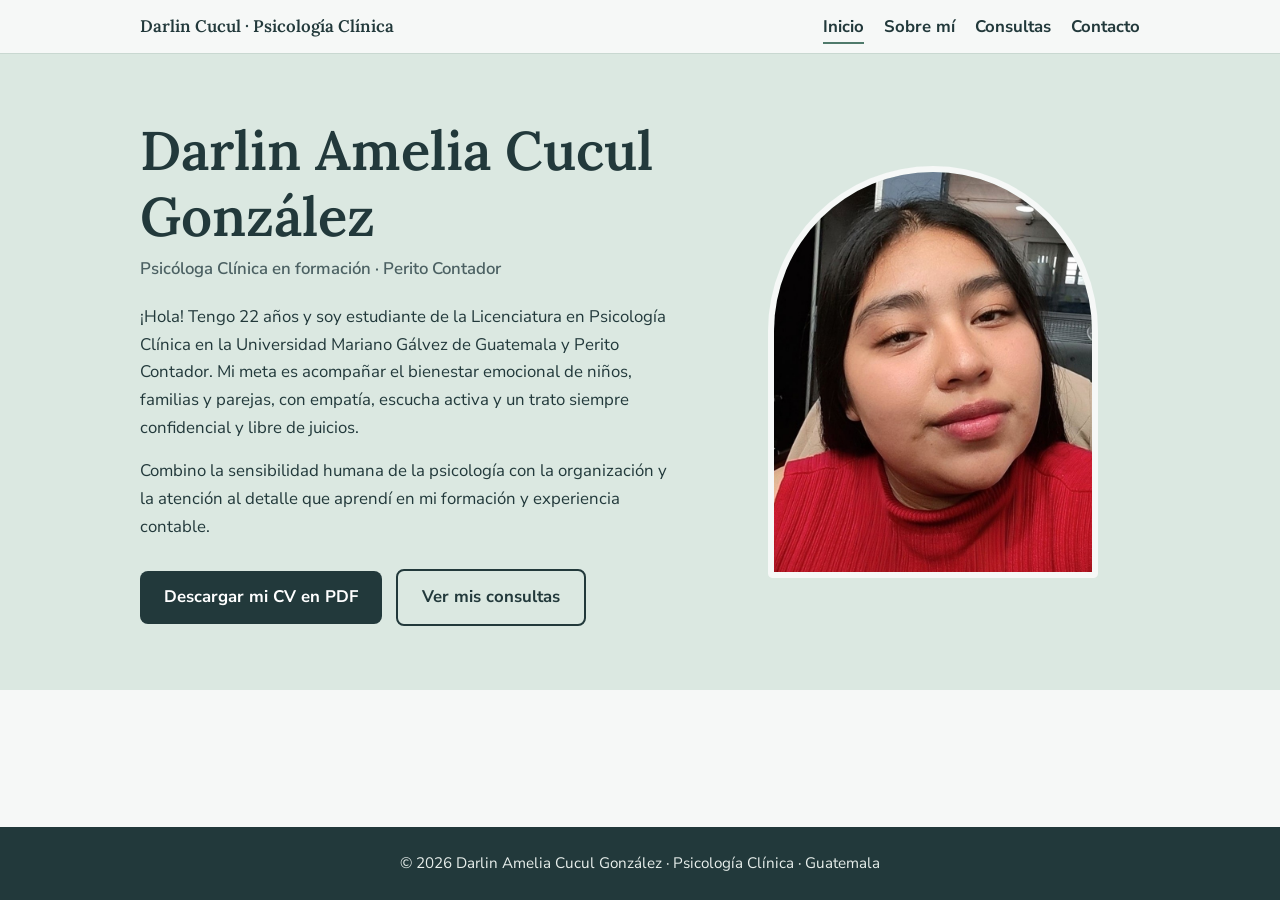
<file: index.html>
<!DOCTYPE html>
<html lang="es">
<head>
<meta charset="UTF-8">
<meta name="viewport" content="width=device-width, initial-scale=1">
<title>Inicio | Darlin Amelia Cucul González, Psicóloga Clínica</title>
<meta name="description" content="Página profesional de Darlin Amelia Cucul González, estudiante de Psicología Clínica en Guatemala.">
<link rel="preconnect" href="https://fonts.googleapis.com">
<link rel="preconnect" href="https://fonts.gstatic.com" crossorigin>
<link href="https://fonts.googleapis.com/css2?family=Lora:wght@500;600&family=Nunito+Sans:wght@400;600;700&display=swap" rel="stylesheet">
<link rel="stylesheet" href="style.css">
</head>
<body>
<header>
  <div class="contenedor">
    <nav aria-label="Menú principal">
      <a class="marca" href="index.html">Darlin Cucul · Psicología Clínica</a>
      <ul>
        <li><a href="index.html" aria-current="page">Inicio</a></li>
        <li><a href="sobre-mi.html">Sobre mí</a></li>
        <li><a href="consultas.html">Consultas</a></li>
        <li><a href="contacto.html">Contacto</a></li>
      </ul>
    </nav>
  </div>
</header>
<main>
  <section class="fondo-salvia">
    <div class="contenedor hero">
      <div>
        <h1>Darlin Amelia Cucul González</h1>
        <p class="datos">Psicóloga Clínica en formación · Perito Contador</p>
        <p>¡Hola! Tengo 22 años y soy estudiante de la Licenciatura en Psicología Clínica en la Universidad Mariano Gálvez de Guatemala y Perito Contador. Mi meta es acompañar el bienestar emocional de niños, familias y parejas, con empatía, escucha activa y un trato siempre confidencial y libre de juicios.</p>
        <p>Combino la sensibilidad humana de la psicología con la organización y la atención al detalle que aprendí en mi formación y experiencia contable.</p>
        <a class="boton" href="cv.pdf" download>Descargar mi CV en PDF</a>
        <a class="boton secundario" href="consultas.html">Ver mis consultas</a>
      </div>
      <img class="foto" src="foto.jpg" alt="Fotografía de Darlin Amelia Cucul González">
    </div>
  </section>
</main>
<footer>
  <p>© 2026 Darlin Amelia Cucul González · Psicología Clínica · Guatemala</p>
</footer>
</body>
</html>
</file>
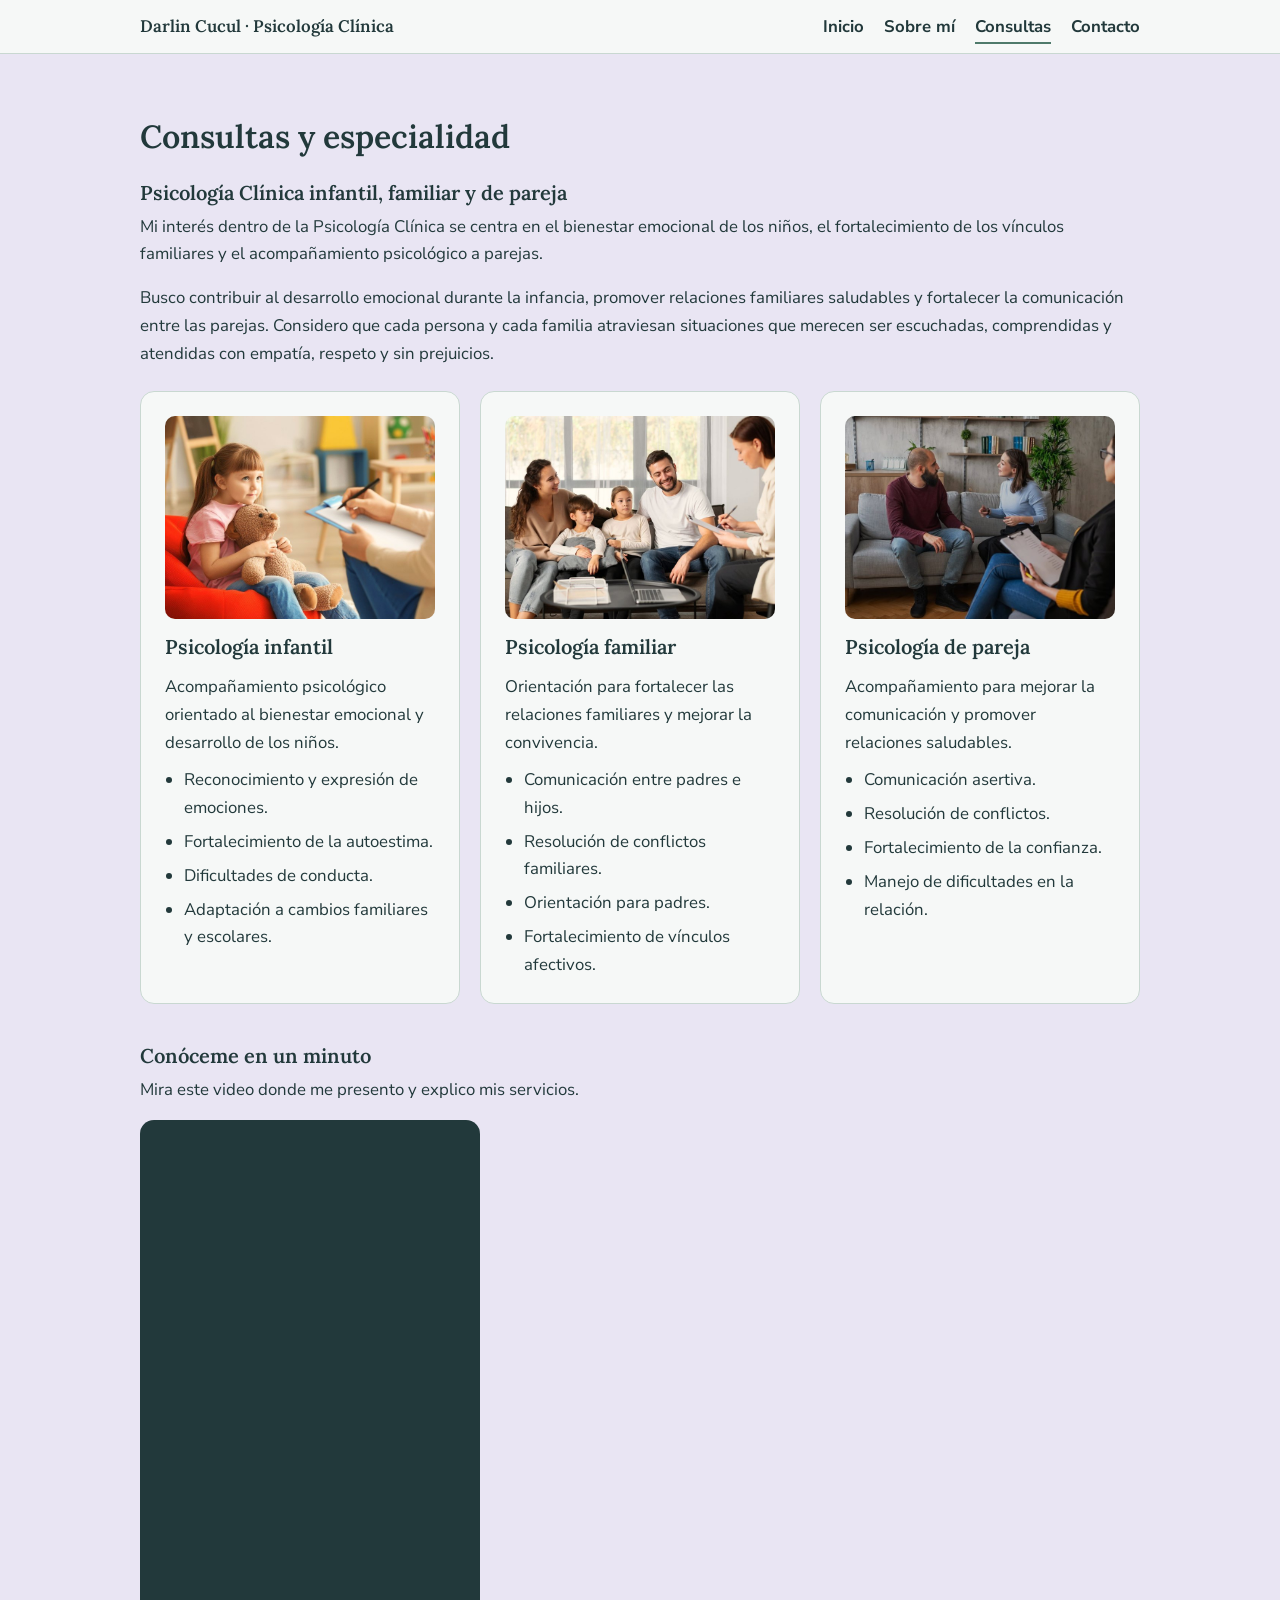
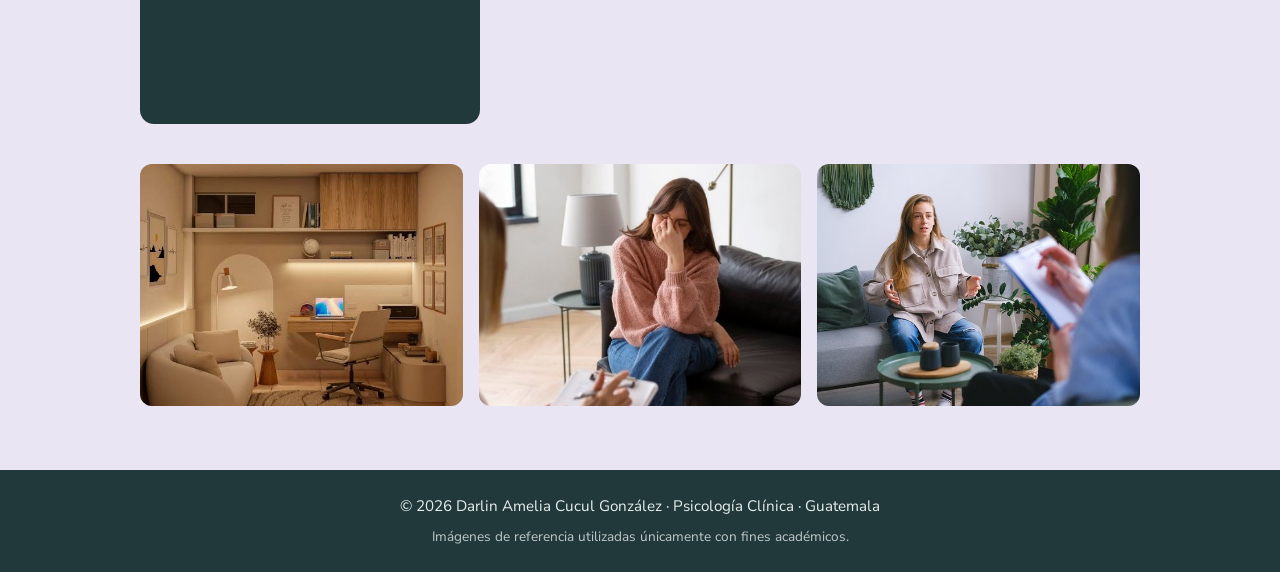
<file: consultas.html>
<!DOCTYPE html>
<html lang="es">
<head>
<meta charset="UTF-8">
<meta name="viewport" content="width=device-width, initial-scale=1">
<title>Consultas | Darlin Amelia Cucul González, Psicóloga Clínica</title>
<meta name="description" content="Página profesional de Darlin Amelia Cucul González, estudiante de Psicología Clínica en Guatemala.">
<link rel="preconnect" href="https://fonts.googleapis.com">
<link rel="preconnect" href="https://fonts.gstatic.com" crossorigin>
<link href="https://fonts.googleapis.com/css2?family=Lora:wght@500;600&family=Nunito+Sans:wght@400;600;700&display=swap" rel="stylesheet">
<link rel="stylesheet" href="style.css">
</head>
<body>
<header>
  <div class="contenedor">
    <nav aria-label="Menú principal">
      <a class="marca" href="index.html">Darlin Cucul · Psicología Clínica</a>
      <ul>
        <li><a href="index.html">Inicio</a></li>
        <li><a href="sobre-mi.html">Sobre mí</a></li>
        <li><a href="consultas.html" aria-current="page">Consultas</a></li>
        <li><a href="contacto.html">Contacto</a></li>
      </ul>
    </nav>
  </div>
</header>
<main>
  <section class="fondo-lavanda">
    <div class="contenedor">
      <h2>Consultas y especialidad</h2>
      <h3>Psicología Clínica infantil, familiar y de pareja</h3>
      <p>Mi interés dentro de la Psicología Clínica se centra en el bienestar emocional de los niños, el fortalecimiento de los vínculos familiares y el acompañamiento psicológico a parejas.</p>
      <p>Busco contribuir al desarrollo emocional durante la infancia, promover relaciones familiares saludables y fortalecer la comunicación entre las parejas. Considero que cada persona y cada familia atraviesan situaciones que merecen ser escuchadas, comprendidas y atendidas con empatía, respeto y sin prejuicios.</p>
      <div class="servicios">
        <div class="bloque">
          <img src="infantil.jpg" alt="Niña con un oso de peluche durante una sesión de psicología infantil">
          <h3>Psicología infantil</h3>
          <p>Acompañamiento psicológico orientado al bienestar emocional y desarrollo de los niños.</p>
          <ul>
            <li>Reconocimiento y expresión de emociones.</li>
            <li>Fortalecimiento de la autoestima.</li>
            <li>Dificultades de conducta.</li>
            <li>Adaptación a cambios familiares y escolares.</li>
          </ul>
        </div>
        <div class="bloque">
          <img src="familiar.jpg" alt="Familia conversando con una psicóloga en una sesión de terapia familiar">
          <h3>Psicología familiar</h3>
          <p>Orientación para fortalecer las relaciones familiares y mejorar la convivencia.</p>
          <ul>
            <li>Comunicación entre padres e hijos.</li>
            <li>Resolución de conflictos familiares.</li>
            <li>Orientación para padres.</li>
            <li>Fortalecimiento de vínculos afectivos.</li>
          </ul>
        </div>
        <div class="bloque">
          <img src="pareja.jpg" alt="Pareja en una sesión de terapia con una psicóloga">
          <h3>Psicología de pareja</h3>
          <p>Acompañamiento para mejorar la comunicación y promover relaciones saludables.</p>
          <ul>
            <li>Comunicación asertiva.</li>
            <li>Resolución de conflictos.</li>
            <li>Fortalecimiento de la confianza.</li>
            <li>Manejo de dificultades en la relación.</li>
          </ul>
        </div>
      </div>
      <h3>Conóceme en un minuto</h3>
      <p style="margin-bottom:1rem">Mira este video donde me presento y explico mis servicios.</p>
      <div class="video vertical">
        <iframe src="https://www.youtube-nocookie.com/embed/6wAz0Z9MKXc" title="Video de presentación de Darlin Amelia Cucul González" allow="accelerometer; autoplay; clipboard-write; encrypted-media; gyroscope; picture-in-picture" allowfullscreen></iframe>
      </div>
      <div class="galeria">
        <img src="psicologia-1.jpg" alt="Consultorio de psicología con un ambiente tranquilo">
        <img src="psicologia-2.jpg" alt="Joven en sesión con una psicóloga que toma notas">
        <img src="psicologia-3.jpg" alt="Conversación entre una psicóloga y una paciente en un ambiente cálido">
      </div>
    </div>
  </section>
</main>
<footer>
  <p>© 2026 Darlin Amelia Cucul González · Psicología Clínica · Guatemala</p>
  <p style="font-size:.85rem;opacity:.8;margin-top:.4rem">Imágenes de referencia utilizadas únicamente con fines académicos.</p>
</footer>
</body>
</html>
</file>
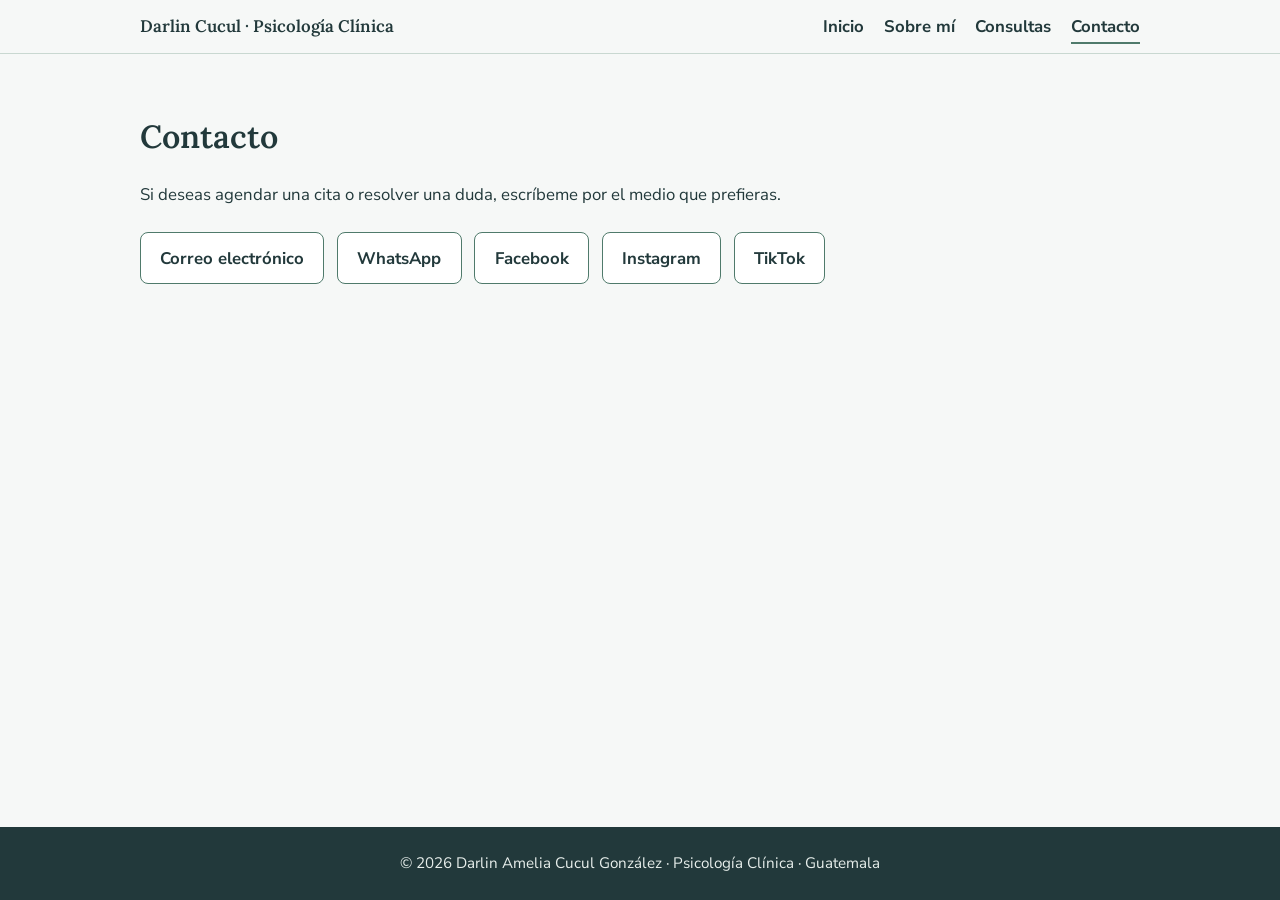
<file: contacto.html>
<!DOCTYPE html>
<html lang="es">
<head>
<meta charset="UTF-8">
<meta name="viewport" content="width=device-width, initial-scale=1">
<title>Contacto | Darlin Amelia Cucul González, Psicóloga Clínica</title>
<meta name="description" content="Página profesional de Darlin Amelia Cucul González, estudiante de Psicología Clínica en Guatemala.">
<link rel="preconnect" href="https://fonts.googleapis.com">
<link rel="preconnect" href="https://fonts.gstatic.com" crossorigin>
<link href="https://fonts.googleapis.com/css2?family=Lora:wght@500;600&family=Nunito+Sans:wght@400;600;700&display=swap" rel="stylesheet">
<link rel="stylesheet" href="style.css">
</head>
<body>
<header>
  <div class="contenedor">
    <nav aria-label="Menú principal">
      <a class="marca" href="index.html">Darlin Cucul · Psicología Clínica</a>
      <ul>
        <li><a href="index.html">Inicio</a></li>
        <li><a href="sobre-mi.html">Sobre mí</a></li>
        <li><a href="consultas.html">Consultas</a></li>
        <li><a href="contacto.html" aria-current="page">Contacto</a></li>
      </ul>
    </nav>
  </div>
</header>
<main>
  <section>
    <div class="contenedor">
      <h2>Contacto</h2>
      <p>Si deseas agendar una cita o resolver una duda, escríbeme por el medio que prefieras.</p>
      <div class="contactos">
        <a href="mailto:darlincuculg@gmail.com">Correo electrónico</a>
        <a href="https://wa.me/50254511645" target="_blank" rel="noopener">WhatsApp</a>
        <a href="https://www.facebook.com/TU_USUARIO" target="_blank" rel="noopener">Facebook</a>
        <a href="https://www.instagram.com/TU_USUARIO" target="_blank" rel="noopener">Instagram</a>
        <a href="https://www.tiktok.com/@TU_USUARIO" target="_blank" rel="noopener">TikTok</a>
      </div>
    </div>
  </section>
</main>
<footer>
  <p>© 2026 Darlin Amelia Cucul González · Psicología Clínica · Guatemala</p>
</footer>
</body>
</html>
</file>
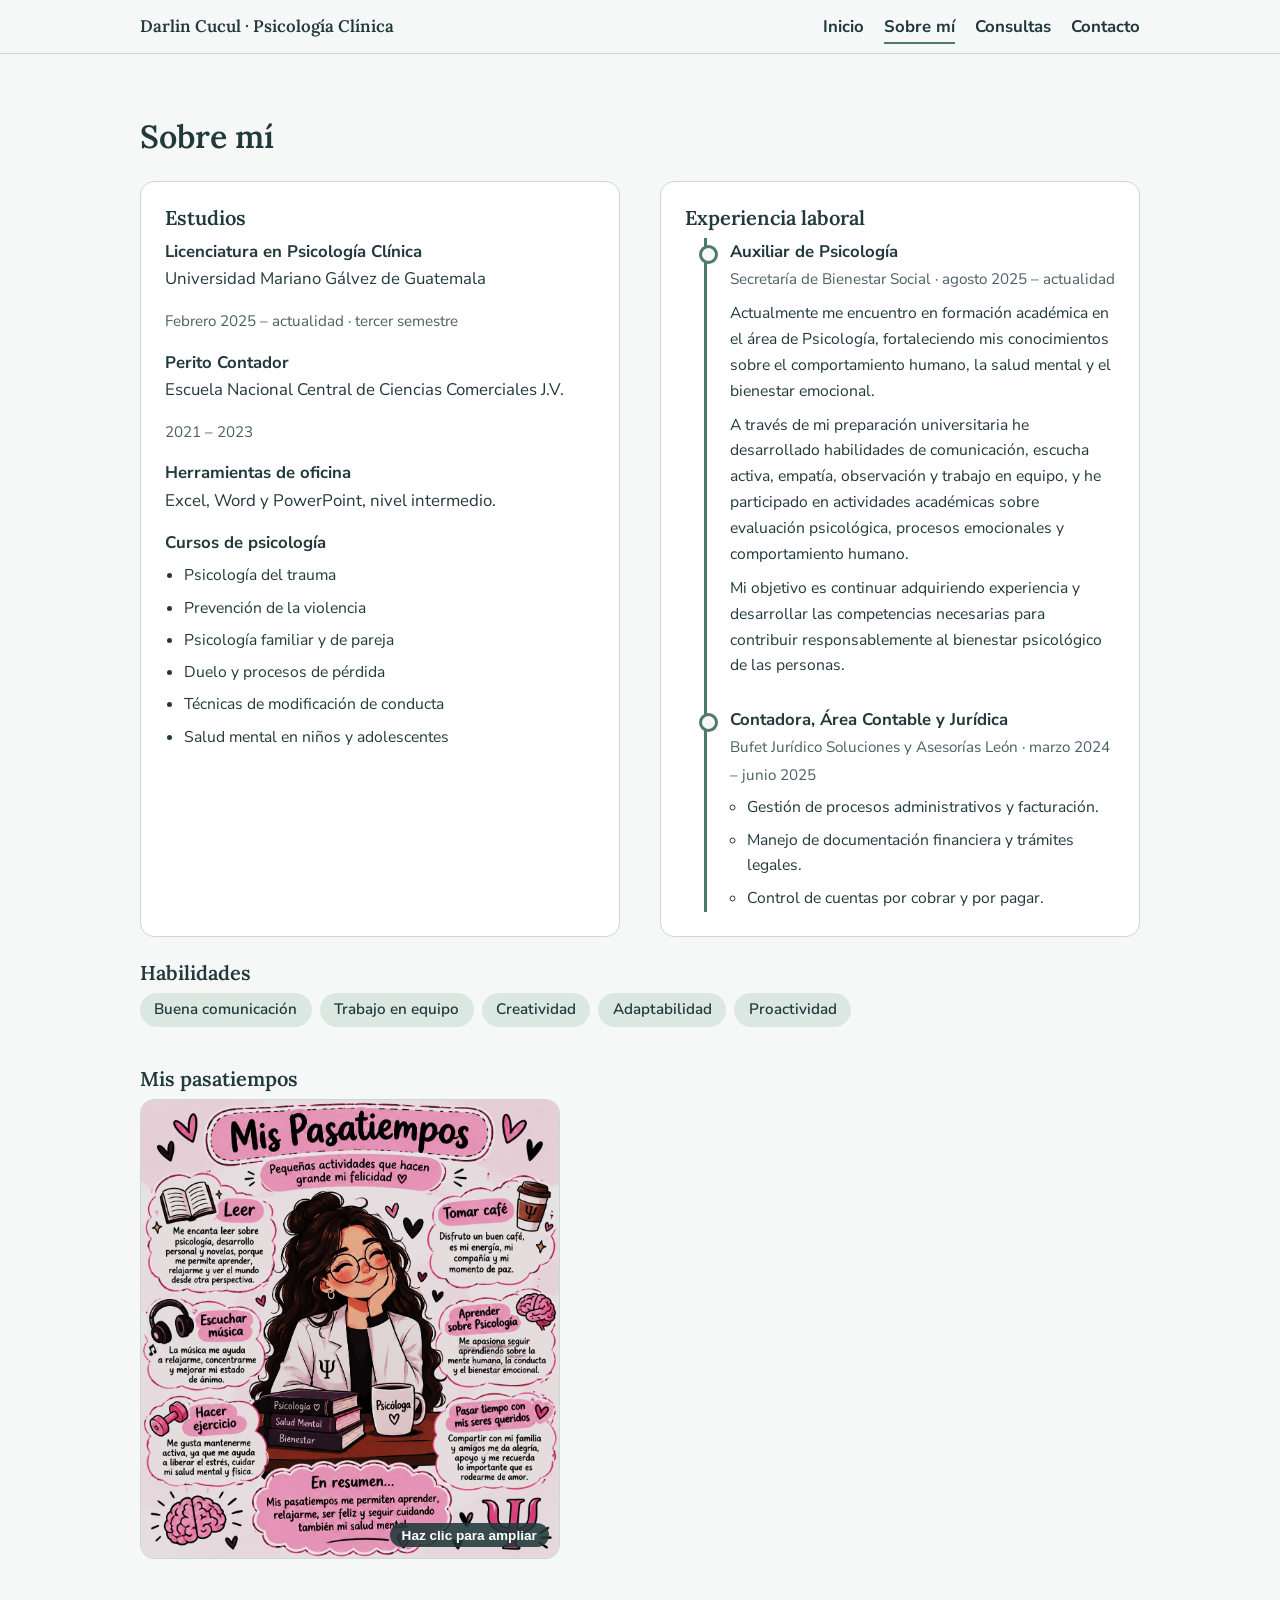
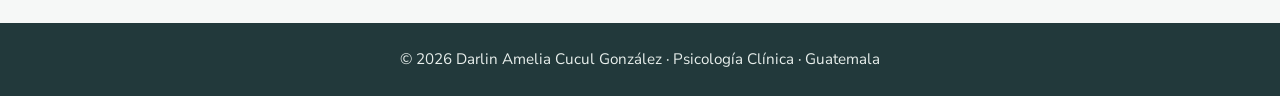
<file: sobre-mi.html>
<!DOCTYPE html>
<html lang="es">
<head>
<meta charset="UTF-8">
<meta name="viewport" content="width=device-width, initial-scale=1">
<title>Sobre mí | Darlin Amelia Cucul González, Psicóloga Clínica</title>
<meta name="description" content="Página profesional de Darlin Amelia Cucul González, estudiante de Psicología Clínica en Guatemala.">
<link rel="preconnect" href="https://fonts.googleapis.com">
<link rel="preconnect" href="https://fonts.gstatic.com" crossorigin>
<link href="https://fonts.googleapis.com/css2?family=Lora:wght@500;600&family=Nunito+Sans:wght@400;600;700&display=swap" rel="stylesheet">
<link rel="stylesheet" href="style.css">
</head>
<body>
<header>
  <div class="contenedor">
    <nav aria-label="Menú principal">
      <a class="marca" href="index.html">Darlin Cucul · Psicología Clínica</a>
      <ul>
        <li><a href="index.html">Inicio</a></li>
        <li><a href="sobre-mi.html" aria-current="page">Sobre mí</a></li>
        <li><a href="consultas.html">Consultas</a></li>
        <li><a href="contacto.html">Contacto</a></li>
      </ul>
    </nav>
  </div>
</header>
<main>
  <section>
    <div class="contenedor">
      <h2>Sobre mí</h2>
      <div class="dos-col">
        <div class="bloque">
          <h3>Estudios</h3>
          <div class="item">
            <strong>Licenciatura en Psicología Clínica</strong>
            <p>Universidad Mariano Gálvez de Guatemala</p>
            <p class="periodo">Febrero 2025 – actualidad · tercer semestre</p>
          </div>
          <div class="item">
            <strong>Perito Contador</strong>
            <p>Escuela Nacional Central de Ciencias Comerciales J.V.</p>
            <p class="periodo">2021 – 2023</p>
          </div>
          <div class="item">
            <strong>Herramientas de oficina</strong>
            <p>Excel, Word y PowerPoint, nivel intermedio.</p>
          </div>
          <div class="item">
            <strong>Cursos de psicología</strong>
            <ul class="cursos">
              <li>Psicología del trauma</li>
              <li>Prevención de la violencia</li>
              <li>Psicología familiar y de pareja</li>
              <li>Duelo y procesos de pérdida</li>
              <li>Técnicas de modificación de conducta</li>
              <li>Salud mental en niños y adolescentes</li>
            </ul>
          </div>
        </div>
        <div class="bloque">
          <h3>Experiencia laboral</h3>
          <ul class="linea">
            <li>
              <strong>Auxiliar de Psicología</strong>
              <span class="lugar">Secretaría de Bienestar Social · agosto 2025 – actualidad</span>
              <p class="detalle">Actualmente me encuentro en formación académica en el área de Psicología, fortaleciendo mis conocimientos sobre el comportamiento humano, la salud mental y el bienestar emocional.</p>
              <p class="detalle">A través de mi preparación universitaria he desarrollado habilidades de comunicación, escucha activa, empatía, observación y trabajo en equipo, y he participado en actividades académicas sobre evaluación psicológica, procesos emocionales y comportamiento humano.</p>
              <p class="detalle">Mi objetivo es continuar adquiriendo experiencia y desarrollar las competencias necesarias para contribuir responsablemente al bienestar psicológico de las personas.</p>
            </li>
            <li>
              <strong>Contadora, Área Contable y Jurídica</strong>
              <span class="lugar">Bufet Jurídico Soluciones y Asesorías León · marzo 2024 – junio 2025</span>
              <ul>
                <li>Gestión de procesos administrativos y facturación.</li>
                <li>Manejo de documentación financiera y trámites legales.</li>
                <li>Control de cuentas por cobrar y por pagar.</li>
              </ul>
            </li>
          </ul>
        </div>
      </div>
      <div class="ancho">
        <h3>Habilidades</h3>
        <ul class="etiquetas">
          <li>Buena comunicación</li>
          <li>Trabajo en equipo</li>
          <li>Creatividad</li>
          <li>Adaptabilidad</li>
          <li>Proactividad</li>
        </ul>
      </div>
      <div class="infografia">
        <h3>Mis pasatiempos</h3>
        <button type="button" class="ampliar" id="abrir-infografia" aria-label="Ampliar la infografía de pasatiempos">
          <img src="infografia.jpg" alt="Infografía con los pasatiempos de Darlin Amelia Cucul González">
          <span class="pista">Haz clic para ampliar</span>
        </button>
      </div>
      <dialog class="visor" id="visor" aria-label="Infografía ampliada">
        <button type="button" class="cerrar" id="cerrar-visor" aria-label="Cerrar">×</button>
        <img src="infografia.jpg" alt="Infografía ampliada con los pasatiempos de Darlin Amelia Cucul González">
      </dialog>
    </div>
  </section>
</main>
<footer>
  <p>© 2026 Darlin Amelia Cucul González · Psicología Clínica · Guatemala</p>
</footer>
<script>
  (function () {
    var visor = document.getElementById('visor');
    var abrir = document.getElementById('abrir-infografia');
    if (!visor || !abrir || typeof visor.showModal !== 'function') return;
    abrir.addEventListener('click', function () { visor.showModal(); });
    visor.addEventListener('click', function () { visor.close(); });
  })();
</script>
</body>
</html>
</file>
<file: style.css>
:root {
  --salvia: #dbe8e1;
  --salvia-oscuro: #4f7a6b;
  --lavanda: #e9e5f3;
  --niebla: #f6f8f7;
  --tinta: #22393b;
  --tinta-suave: #4b6062;
  --borde: #c9d8d1;
}
* { box-sizing: border-box; margin: 0; padding: 0; }
body { font-family: "Nunito Sans", Arial, sans-serif; color: var(--tinta); background: var(--niebla); line-height: 1.65; font-size: 1.05rem; display: flex; flex-direction: column; min-height: 100vh; }
main { flex: 1; }
h1, h2, h3 { font-family: "Lora", Georgia, serif; font-weight: 600; line-height: 1.2; }
a { color: var(--salvia-oscuro); }
a:focus-visible { outline: 3px solid var(--tinta); outline-offset: 3px; }
.contenedor { max-width: 1040px; margin: 0 auto; padding: 0 1.25rem; }

header { position: sticky; top: 0; z-index: 10; background: rgba(246, 248, 247, 0.96); border-bottom: 1px solid var(--borde); }
nav { display: flex; justify-content: space-between; align-items: center; flex-wrap: wrap; gap: .5rem; padding: .8rem 0; }
.marca { font-family: "Lora", Georgia, serif; font-weight: 600; color: var(--tinta); text-decoration: none; }
nav ul { display: flex; gap: 1.25rem; list-style: none; flex-wrap: wrap; }
nav ul a { color: var(--tinta); text-decoration: none; font-weight: 700; padding: .25rem 0; border-bottom: 2px solid transparent; }
nav ul a:hover, nav ul a[aria-current="page"] { border-bottom-color: var(--salvia-oscuro); }

section { padding: 4rem 0; }
h2 { font-size: 2rem; margin-bottom: 1.5rem; }
h3 { font-size: 1.25rem; margin-bottom: .5rem; }
p + p { margin-top: 1rem; }

.fondo-salvia { background: var(--salvia); }
.fondo-lavanda { background: var(--lavanda); }

.hero { display: grid; grid-template-columns: 1.3fr 1fr; gap: 3rem; align-items: center; }
.hero h1 { font-size: clamp(2.2rem, 5vw, 3.4rem); margin-bottom: .4rem; }
.datos { color: var(--tinta-suave); font-weight: 600; margin-bottom: 1.25rem; }
.hero p { max-width: 60ch; }
.foto { width: 100%; max-width: 330px; aspect-ratio: 4 / 5; object-fit: cover; border-radius: 999px 999px 28px 28px; background: var(--lavanda); border: 6px solid var(--niebla); justify-self: center; }
.boton { display: inline-block; margin-top: 1.75rem; background: var(--tinta); color: #fff; text-decoration: none; padding: .8rem 1.5rem; border-radius: 8px; font-weight: 700; }
.boton:hover { background: var(--salvia-oscuro); }

.dos-col { display: grid; grid-template-columns: 1fr 1fr; gap: 2.5rem; }
.bloque { background: #fff; border: 1px solid var(--borde); border-radius: 14px; padding: 1.5rem; }
.bloque ul { margin-left: 1.2rem; }
.bloque li + li { margin-top: .4rem; }
.infografia { margin-top: 2.5rem; }
.infografia img { width: 100%; max-width: 760px; display: block; border-radius: 14px; border: 1px solid var(--borde); background: var(--lavanda); min-height: 120px; }

.servicios { display: grid; grid-template-columns: repeat(auto-fit, minmax(250px, 1fr)); gap: 1.25rem; margin: 1.5rem 0 2.5rem; }
.servicios .bloque { background: var(--niebla); }
.video { position: relative; aspect-ratio: 16 / 9; max-width: 760px; border-radius: 14px; overflow: hidden; background: var(--tinta); }
.video iframe { position: absolute; inset: 0; width: 100%; height: 100%; border: 0; }
.galeria { display: grid; grid-template-columns: repeat(3, 1fr); gap: 1rem; margin-top: 2.5rem; }
.galeria img { width: 100%; aspect-ratio: 4 / 3; object-fit: cover; border-radius: 12px; background: var(--salvia); }

.contactos { display: flex; flex-wrap: wrap; gap: .8rem; margin-top: 1.5rem; }
.contactos a { background: #fff; border: 1px solid var(--salvia-oscuro); color: var(--tinta); text-decoration: none; font-weight: 700; padding: .7rem 1.2rem; border-radius: 8px; }
.contactos a:hover { background: var(--salvia); }

footer { background: var(--tinta); color: #e8efec; text-align: center; padding: 1.5rem 1rem; font-size: .95rem; }

@media (max-width: 760px) {
  .hero, .dos-col, .servicios, .galeria { grid-template-columns: 1fr; }
  .foto { order: -1; max-width: 240px; }
  section { padding: 3rem 0; }
}

/* Línea de tiempo, etiquetas y botones secundarios */
.linea { list-style: none; margin: 0; padding-left: 1.4rem; border-left: 3px solid var(--salvia-oscuro); }
.linea > li { position: relative; padding-bottom: 1.25rem; }
.linea > li:last-child { padding-bottom: 0; }
.linea > li::before { content: ""; position: absolute; left: calc(-1.4rem - 8px); top: .45rem; width: 13px; height: 13px; border-radius: 50%; background: var(--niebla); border: 3px solid var(--salvia-oscuro); }
.linea strong { display: block; }
.linea .lugar { color: var(--tinta-suave); font-size: .95rem; }
.linea ul { margin: .4rem 0 0 1.1rem; font-size: .98rem; }
.etiquetas { display: flex; flex-wrap: wrap; gap: .5rem; list-style: none; margin: 0 !important; }
.etiquetas li { background: var(--salvia); border-radius: 999px; padding: .3rem .9rem; font-weight: 600; font-size: .95rem; margin: 0 !important; }
.bloque .periodo { color: var(--tinta-suave); font-size: .95rem; }
.bloque > h3 + p, .bloque .item + .item { margin-top: .9rem; }
.ancho { margin-top: 1.5rem; }
.boton.secundario { background: transparent; color: var(--tinta); border: 2px solid var(--tinta); margin-left: .6rem; }
.boton.secundario:hover { background: var(--tinta); color: #fff; }
@media (max-width: 760px) { .boton.secundario { margin-left: 0; } }

/* Servicios con foto recortada */
.servicios .bloque img { width: 100%; aspect-ratio: 4 / 3; object-fit: cover; border-radius: 10px; margin-bottom: 1rem; background: var(--salvia); display: block; }
.servicios .bloque p + ul { margin-top: .6rem; }

/* Experiencia y cursos */
.linea .detalle { font-size: .98rem; margin-top: .5rem; }
.bloque .cursos { margin: .4rem 0 0 1.2rem; font-size: .98rem; }

/* Infografía: miniatura que se amplía al hacer clic */
.infografia .ampliar { display: block; position: relative; padding: 0; border: 0; background: none; cursor: zoom-in; max-width: 420px; border-radius: 14px; }
.infografia .ampliar img { width: 100%; max-width: none; }
.infografia .ampliar:hover img { box-shadow: 0 6px 20px rgba(34, 57, 59, .25); }
.infografia .ampliar:focus-visible { outline: 3px solid var(--tinta); outline-offset: 4px; }
.infografia .pista { position: absolute; right: .7rem; bottom: .7rem; background: rgba(34, 57, 59, .88); color: #fff; font-size: .85rem; font-weight: 700; padding: .3rem .75rem; border-radius: 999px; }
.visor { margin: auto; padding: 0; border: 0; background: transparent; max-width: 100vw; max-height: 100vh; overflow: visible; cursor: zoom-out; }
.visor::backdrop { background: rgba(34, 57, 59, .9); }
.visor img { display: block; max-width: min(94vw, 1000px); max-height: 92vh; width: auto; height: auto; border-radius: 12px; }
.visor .cerrar { position: absolute; top: -.6rem; right: -.6rem; width: 2.4rem; height: 2.4rem; border-radius: 50%; border: 0; background: #fff; color: var(--tinta); font-size: 1.6rem; line-height: 1; cursor: pointer; }

/* Video vertical (YouTube Short) */
.video.vertical { aspect-ratio: 9 / 16; max-width: 340px; }
</file>
